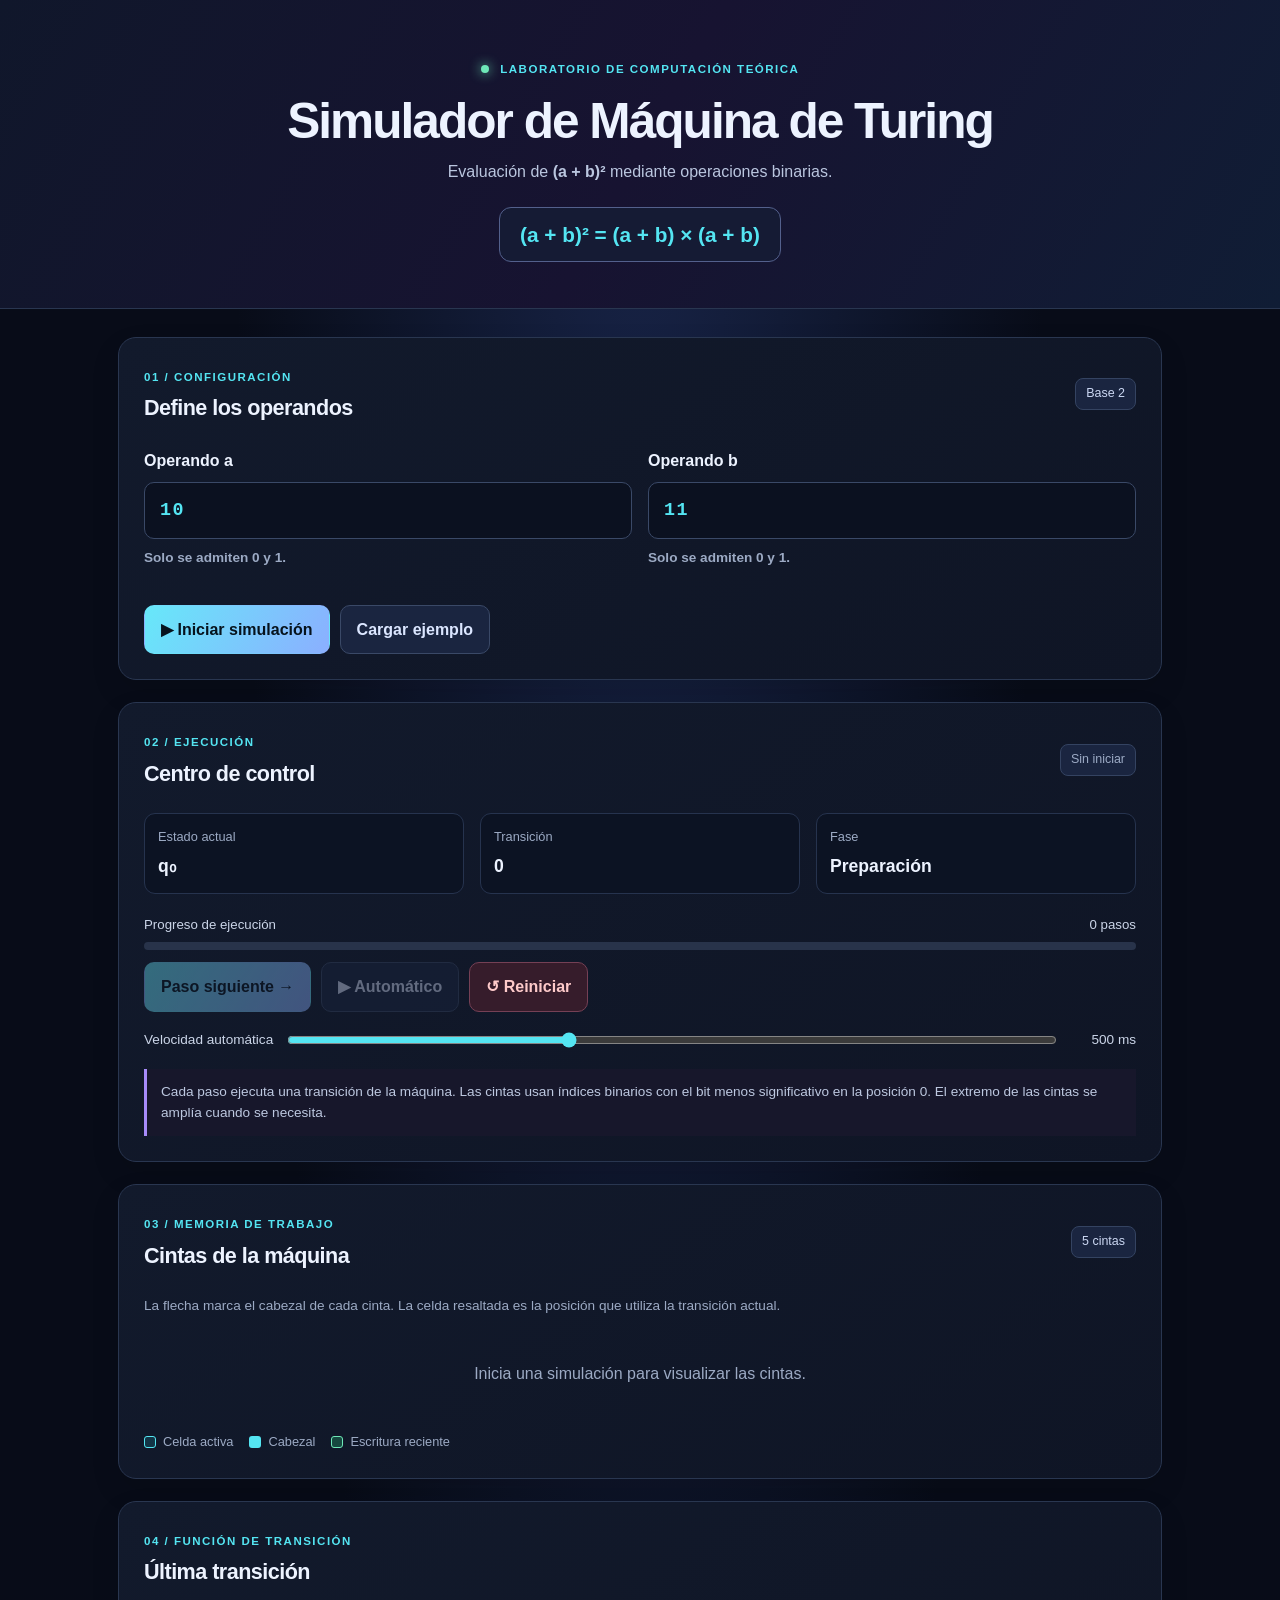
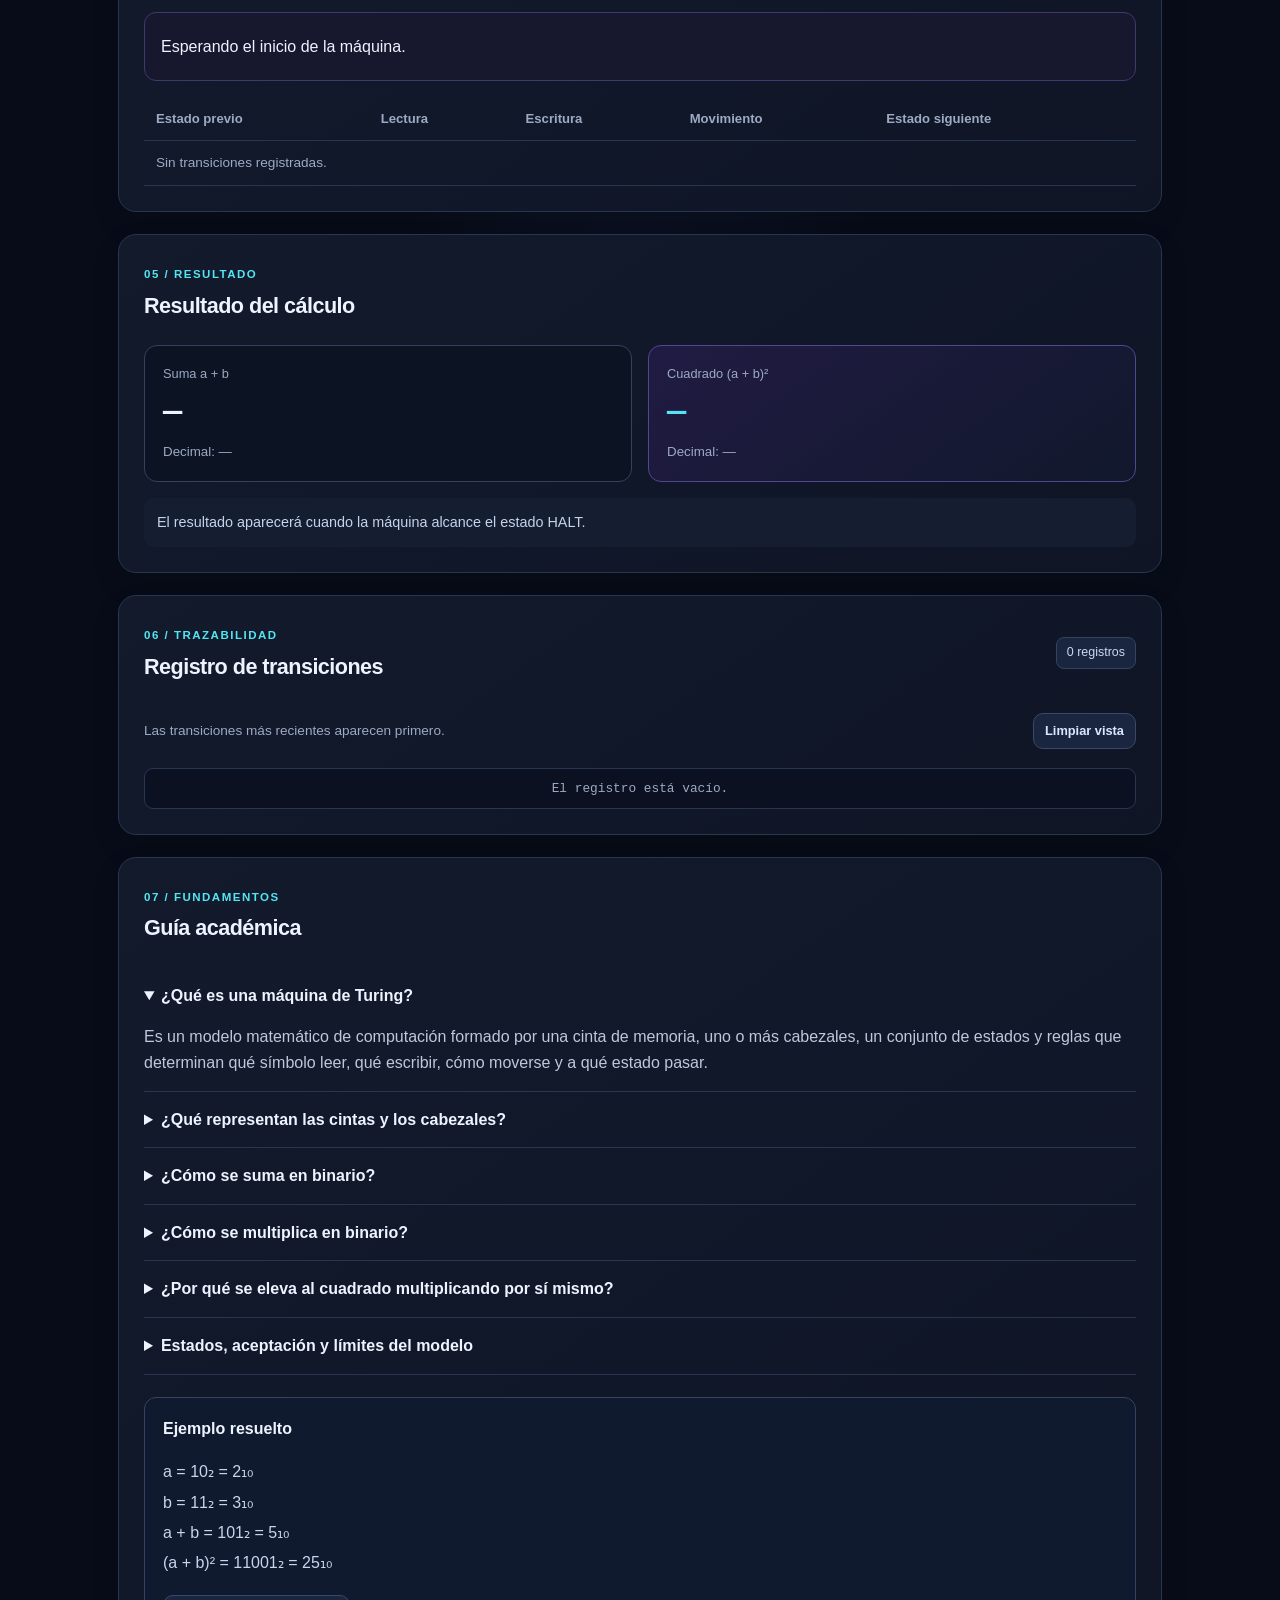
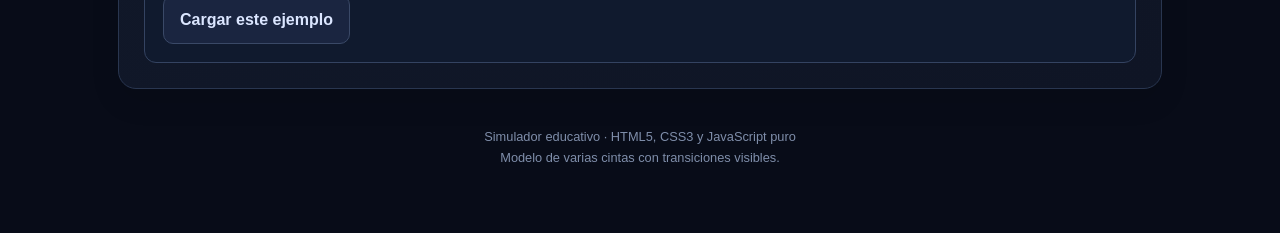
<file: Semestre3/Complejidad/Maquina_de_Turing/index.html>
<!DOCTYPE html>
<html lang="es">
<head>
  <meta charset="UTF-8">
  <meta name="viewport" content="width=device-width, initial-scale=1.0">
  <meta name="theme-color" content="#0b1020">
  <title>Máquina de Turing | (a+b)²</title>
  <link rel="stylesheet" href="styles.css">
  <script src="script.js" defer></script>
</head>
<body>
  <header class="hero">
    <div class="hero-inner">
      <div class="eyebrow"><span class="status-dot"></span> LABORATORIO DE COMPUTACIÓN TEÓRICA</div>
      <h1>Simulador de Máquina de Turing</h1>
      <p class="subtitle">Evaluación de <strong>(a + b)²</strong> mediante operaciones binarias.</p>
      <div class="formula">(a + b)² = (a + b) × (a + b)</div>
    </div>
  </header>

  <main class="container">
    <section class="panel" aria-labelledby="input-title">
      <div class="section-heading">
        <div>
          <span class="eyebrow">01 / CONFIGURACIÓN</span>
          <h2 id="input-title">Define los operandos</h2>
        </div>
        <span class="tag">Base 2</span>
      </div>

      <form id="input-form" novalidate>
        <div class="input-grid">
          <label class="field">
            <span>Operando a</span>
            <input id="input-a" name="a" type="text" value="10"
              inputmode="numeric" autocomplete="off" spellcheck="false"
              maxlength="64" placeholder="Ej. 10" aria-describedby="hint-a">
            <small id="hint-a">Solo se admiten 0 y 1.</small>
          </label>
          <label class="field">
            <span>Operando b</span>
            <input id="input-b" name="b" type="text" value="11"
              inputmode="numeric" autocomplete="off" spellcheck="false"
              maxlength="64" placeholder="Ej. 11" aria-describedby="hint-b">
            <small id="hint-b">Solo se admiten 0 y 1.</small>
          </label>
        </div>
        <div id="validation" class="validation" role="alert" aria-live="polite"></div>
        <div class="actions">
          <button class="btn btn-primary" type="submit" id="start-btn">
            ▶ Iniciar simulación
          </button>
          <button class="btn btn-secondary" type="button" id="example-btn">
            Cargar ejemplo
          </button>
        </div>
      </form>
    </section>

    <section class="panel" aria-labelledby="machine-title">
      <div class="section-heading">
        <div>
          <span class="eyebrow">02 / EJECUCIÓN</span>
          <h2 id="machine-title">Centro de control</h2>
        </div>
        <span id="machine-status" class="tag tag-idle">Sin iniciar</span>
      </div>

      <div class="state-grid">
        <div class="metric">
          <span>Estado actual</span>
          <strong id="current-state">q₀</strong>
        </div>
        <div class="metric">
          <span>Transición</span>
          <strong id="step-count">0</strong>
        </div>
        <div class="metric">
          <span>Fase</span>
          <strong id="current-phase">Preparación</strong>
        </div>
      </div>

      <div class="progress-label">
        <span>Progreso de ejecución</span>
        <span id="progress-text">0 pasos</span>
      </div>
      <div class="progress-track">
        <div id="progress-bar" class="progress-bar"></div>
      </div>

      <div class="controls">
        <button id="next-btn" class="btn btn-primary" type="button" disabled>
          Paso siguiente →
        </button>
        <button id="auto-btn" class="btn btn-secondary" type="button" disabled>
          ▶ Automático
        </button>
        <button id="reset-btn" class="btn btn-danger" type="button">
          ↺ Reiniciar
        </button>
      </div>

      <div class="speed-control">
        <label for="speed">Velocidad automática</label>
        <input id="speed" type="range" min="100" max="1200"
          value="500" step="100">
        <output id="speed-value" for="speed">500 ms</output>
      </div>

      <div class="machine-note">
        Cada paso ejecuta una transición de la máquina. Las cintas usan
        índices binarios con el bit menos significativo en la posición 0.
        El extremo de las cintas se amplía cuando se necesita.
      </div>
    </section>

    <section class="panel" aria-labelledby="tapes-title">
      <div class="section-heading">
        <div>
          <span class="eyebrow">03 / MEMORIA DE TRABAJO</span>
          <h2 id="tapes-title">Cintas de la máquina</h2>
        </div>
        <span class="tag">5 cintas</span>
      </div>

      <p class="muted">
        La flecha marca el cabezal de cada cinta. La celda resaltada es la
        posición que utiliza la transición actual.
      </p>
      <div id="tapes" class="tapes">
        <p class="empty-state">Inicia una simulación para visualizar las cintas.</p>
      </div>
      <div class="legend">
        <span><i class="legend-active"></i> Celda activa</span>
        <span><i class="legend-head"></i> Cabezal</span>
        <span><i class="legend-written"></i> Escritura reciente</span>
      </div>
    </section>

    <section class="panel" aria-labelledby="transition-title">
      <div class="section-heading">
        <div>
          <span class="eyebrow">04 / FUNCIÓN DE TRANSICIÓN</span>
          <h2 id="transition-title">Última transición</h2>
        </div>
      </div>
      <div id="transition-detail" class="transition-card" aria-live="polite">
        <p>Esperando el inicio de la máquina.</p>
      </div>
      <div class="table-wrap">
        <table>
          <thead>
            <tr>
              <th>Estado previo</th>
              <th>Lectura</th>
              <th>Escritura</th>
              <th>Movimiento</th>
              <th>Estado siguiente</th>
            </tr>
          </thead>
          <tbody id="transition-row">
            <tr><td colspan="5" class="muted">Sin transiciones registradas.</td></tr>
          </tbody>
        </table>
      </div>
    </section>

    <section class="panel" aria-labelledby="result-title">
      <div class="section-heading">
        <div>
          <span class="eyebrow">05 / RESULTADO</span>
          <h2 id="result-title">Resultado del cálculo</h2>
        </div>
      </div>
      <div class="result-grid">
        <div class="result-card">
          <span>Suma a + b</span>
          <strong id="sum-result">—</strong>
          <small id="sum-decimal">Decimal: —</small>
        </div>
        <div class="result-card result-highlight">
          <span>Cuadrado (a + b)²</span>
          <strong id="final-result">—</strong>
          <small id="final-decimal">Decimal: —</small>
        </div>
      </div>
      <div id="completion-message" class="completion-message" aria-live="polite">
        El resultado aparecerá cuando la máquina alcance el estado HALT.
      </div>
    </section>

    <section class="panel" aria-labelledby="log-title">
      <div class="section-heading">
        <div>
          <span class="eyebrow">06 / TRAZABILIDAD</span>
          <h2 id="log-title">Registro de transiciones</h2>
        </div>
        <span id="log-count" class="tag">0 registros</span>
      </div>
      <div class="log-toolbar">
        <p class="muted">Las transiciones más recientes aparecen primero.</p>
        <button id="clear-log-btn" type="button" class="btn btn-small btn-secondary">
          Limpiar vista
        </button>
      </div>
      <ol id="transition-log" class="transition-log">
        <li class="empty-state">El registro está vacío.</li>
      </ol>
    </section>

    <section class="panel" aria-labelledby="theory-title">
      <div class="section-heading">
        <div>
          <span class="eyebrow">07 / FUNDAMENTOS</span>
          <h2 id="theory-title">Guía académica</h2>
        </div>
      </div>

      <details open>
        <summary>¿Qué es una máquina de Turing?</summary>
        <p>
          Es un modelo matemático de computación formado por una cinta de
          memoria, uno o más cabezales, un conjunto de estados y reglas que
          determinan qué símbolo leer, qué escribir, cómo moverse y a qué
          estado pasar.
        </p>
      </details>

      <details>
        <summary>¿Qué representan las cintas y los cabezales?</summary>
        <p>
          Las cintas almacenan símbolos del alfabeto. Los cabezales señalan
          las celdas utilizadas en cada transición. En esta máquina de varias
          cintas se separan los operandos, la suma, el producto acumulado y
          el producto parcial. La cinta se expande al acceder a posiciones
          nuevas.
        </p>
      </details>

      <details>
        <summary>¿Cómo se suma en binario?</summary>
        <p>
          Se recorren los bits desde la derecha. Para cada posición se
          consideran los bits de ambos operandos y el acarreo anterior.
          La suma de tres bits se representa mediante un bit de resultado
          y un nuevo acarreo. Por ejemplo, 1 + 1 = 10 en binario.
        </p>
      </details>

      <details>
        <summary>¿Cómo se multiplica en binario?</summary>
        <p>
          Se procesa cada bit del multiplicador. Un bit 0 produce un producto
          parcial nulo; un bit 1 copia el multiplicando. Cada producto
          parcial se desplaza según su posición y se suma al acumulador.
          La suma utiliza reglas de bits y acarreo.
        </p>
      </details>

      <details>
        <summary>¿Por qué se eleva al cuadrado multiplicando por sí mismo?</summary>
        <p>
          Por definición, x² = x × x. Primero se calcula s = a + b y después
          se calcula s × s. Por ejemplo: a = 10₂ y b = 11₂; la suma es
          101₂ y su cuadrado es 11001₂, que equivale a 25 en decimal.
        </p>
      </details>

      <details>
        <summary>Estados, aceptación y límites del modelo</summary>
        <p>
          Los estados identifican la fase y la operación en curso. HALT es
          el estado de aceptación: se alcanza únicamente cuando se han
          procesado todos los bits y se ha terminado la multiplicación.
          Un límite de pasos evita ejecuciones excesivamente largas.
        </p>
        <p>
          Este proyecto es una máquina de Turing de varias cintas a nivel
          de microprograma educativo. Cada transición actualiza símbolos,
          cabezales y estado, pero algunas rutinas se representan mediante
          subestados especializados. No pretende ser una tabla mínima
          universal de una sola cinta.
        </p>
      </details>

      <div class="example-box">
        <strong>Ejemplo resuelto</strong>
        <p>
          a = 10₂ = 2₁₀<br>
          b = 11₂ = 3₁₀<br>
          a + b = 101₂ = 5₁₀<br>
          (a + b)² = 11001₂ = 25₁₀
        </p>
        <button id="load-example-bottom" class="btn btn-secondary" type="button">
          Cargar este ejemplo
        </button>
      </div>
    </section>

    <footer class="footer">
      Simulador educativo · HTML5, CSS3 y JavaScript puro
      <br>Modelo de varias cintas con transiciones visibles.
    </footer>
  </main>
</body>
</html>
</file>
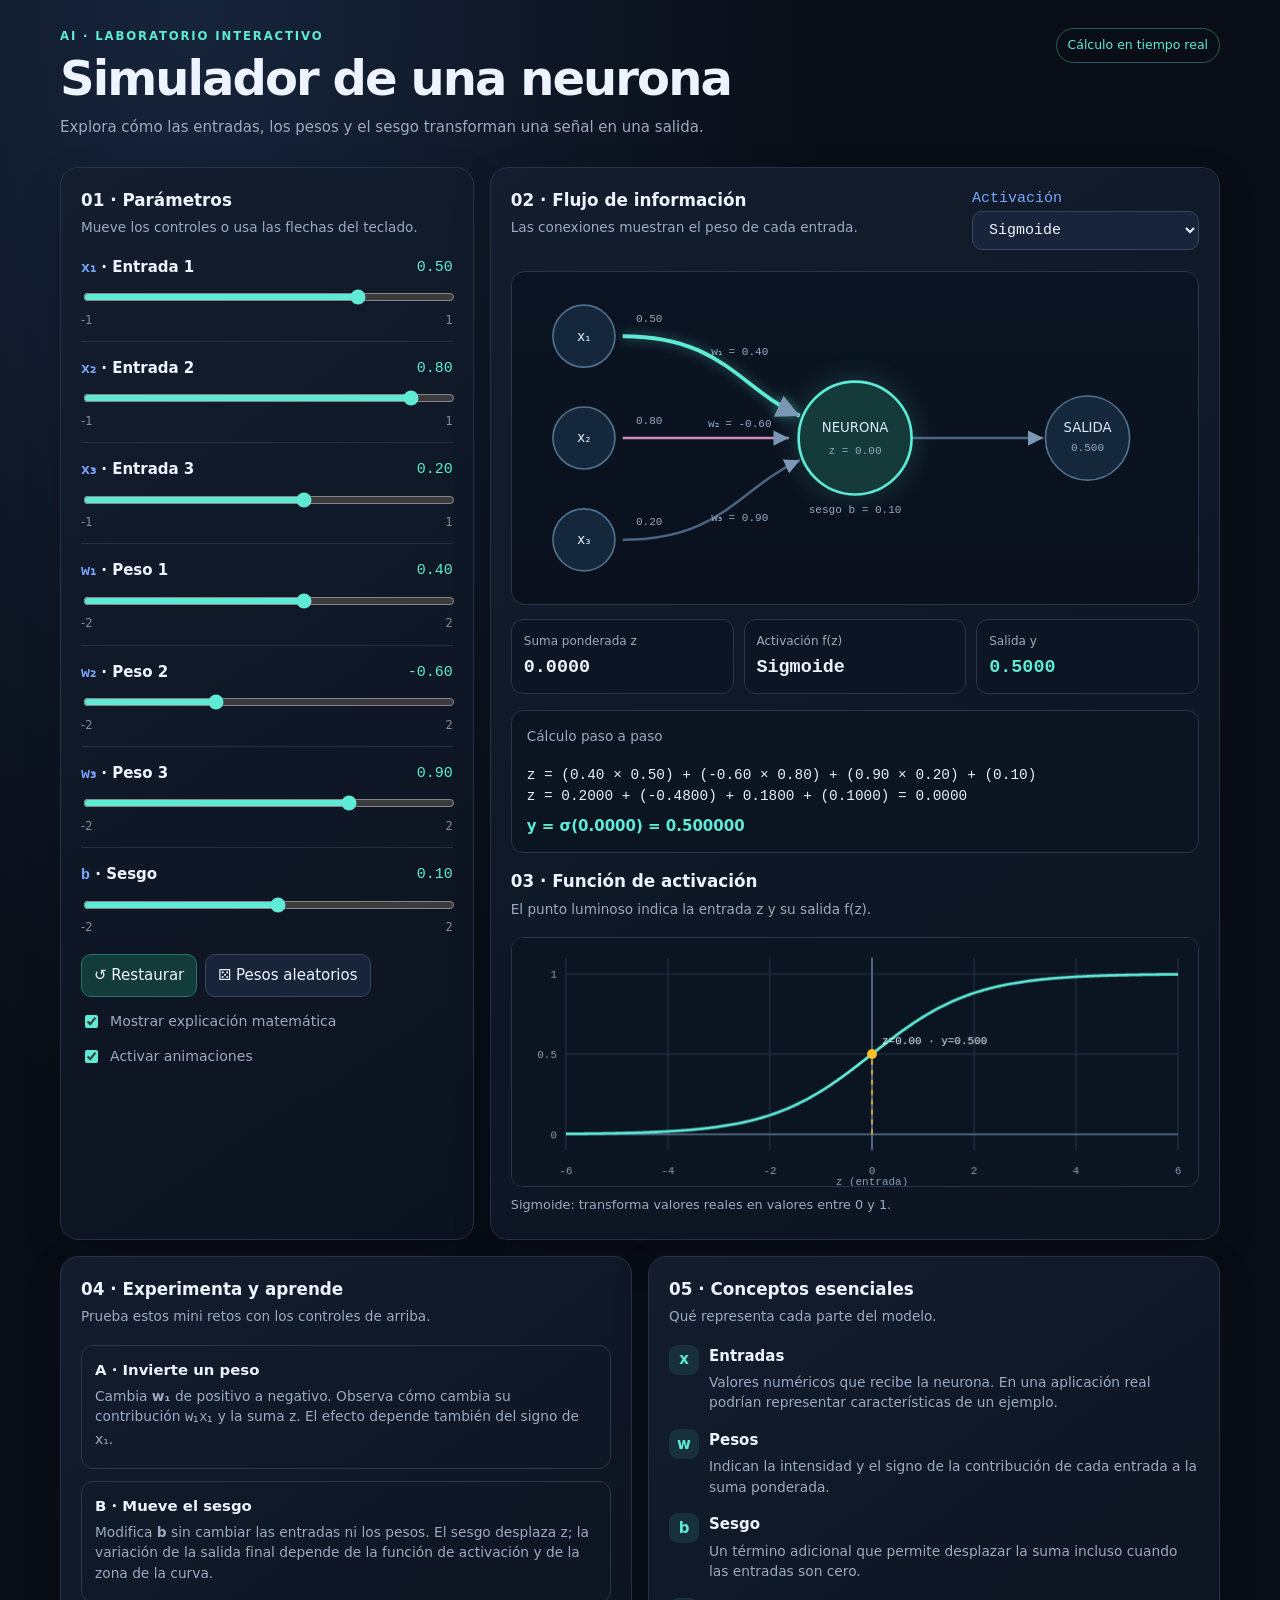
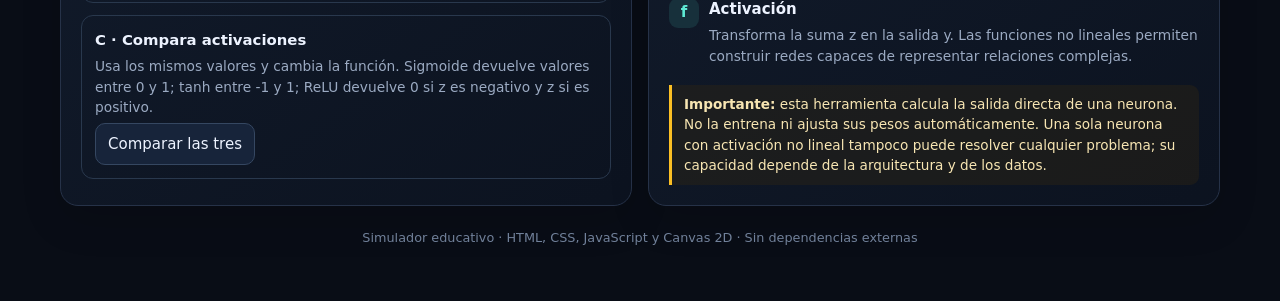
<file: Semestre3/Complejidad/Neurona/index.html>
<!DOCTYPE html>
<html lang="es">
<head>
<meta charset="UTF-8">
<meta name="viewport" content="width=device-width, initial-scale=1">
<title>Laboratorio neuronal · Simulador</title>
<style>
:root{color-scheme:dark;--bg:#090d16;--panel:#111827;--panel2:#0c1321;--line:#263248;--text:#edf3ff;--muted:#9baac2;--cyan:#5eead4;--blue:#7aa7ff;--pink:#f0abfc;--amber:#fbbf24;--good:#86efac}
*{box-sizing:border-box}
body{margin:0;background:radial-gradient(ellipse at 15% 0%,#16243b 0,transparent 42%),var(--bg);color:var(--text);font:15px/1.5 ui-sans-serif,system-ui,-apple-system,BlinkMacSystemFont,"Segoe UI",sans-serif}
main{max-width:1200px;margin:auto;padding:28px 20px 54px}
header{display:flex;align-items:flex-start;justify-content:space-between;gap:18px;margin-bottom:24px}
.eyebrow{color:var(--cyan);text-transform:uppercase;letter-spacing:.16em;font-size:.73rem;font-weight:800}
h1{font-size:clamp(1.8rem,4vw,3rem);line-height:1.08;margin:.45rem 0 .7rem;letter-spacing:-.04em}
p{margin:.3rem 0;color:var(--muted)}
.pill{border:1px solid #285c5a;color:var(--cyan);padding:7px 11px;border-radius:999px;font-size:.78rem;white-space:nowrap}
.layout{display:grid;grid-template-columns:minmax(260px,.85fr) minmax(0,1.5fr);gap:16px}
.panel{background:linear-gradient(145deg,rgba(19,29,46,.96),rgba(12,19,32,.96));border:1px solid var(--line);border-radius:18px;padding:20px;box-shadow:0 14px 40px #0002;min-width:0}
.panel h2{font-size:1.05rem;margin:0 0 4px}
.sub{font-size:.85rem;color:var(--muted);margin-bottom:18px}
.controls{display:grid;gap:15px}
.control{border-bottom:1px solid #243047;padding-bottom:12px}
.control:last-child{border-bottom:0;padding-bottom:0}
.control-head{display:flex;align-items:center;justify-content:space-between;gap:12px;margin-bottom:7px}
.control label{font-weight:650}
.symbol{color:var(--blue);font-family:ui-monospace,monospace}
.number{font-variant-numeric:tabular-nums;color:var(--cyan);font-family:ui-monospace,monospace}
input[type=range]{width:100%;accent-color:var(--cyan);cursor:pointer}
.limits{display:flex;justify-content:space-between;color:#7e8da6;font-size:.72rem}
.actions{display:flex;flex-wrap:wrap;gap:8px;margin-top:18px}
button,select{font:inherit;color:var(--text);background:#17243a;border:1px solid #354761;border-radius:10px;padding:9px 12px}
button{cursor:pointer;transition:transform .15s,border-color .15s}
button:hover{border-color:var(--cyan);transform:translateY(-1px)}
button:focus-visible,select:focus-visible,input:focus-visible{outline:2px solid var(--cyan);outline-offset:3px}
button.primary{background:#123b3a;border-color:#28736d}
.toggle{display:flex;align-items:center;gap:9px;color:var(--muted);font-size:.88rem;margin-top:14px}
.toggle input{accent-color:var(--cyan)}
.visual-head{display:flex;align-items:flex-start;justify-content:space-between;gap:12px;flex-wrap:wrap}
select{min-width:145px}
.diagram-wrap{border:1px solid #26364c;background:linear-gradient(180deg,#0b1422,#0a111d);border-radius:14px;overflow:hidden;margin-top:15px}
svg{width:100%;height:auto;display:block;min-height:220px}
.wire{stroke:#4b6482;stroke-width:2.3;fill:none;transition:stroke .2s,opacity .2s}
.wire.negative{stroke:#d18bba}
.wire.active{stroke:var(--cyan);stroke-width:3.5;filter:drop-shadow(0 0 5px #5eead477)}
.node{fill:#14273b;stroke:#50708f;stroke-width:1.5}
.neuron{fill:#143b3a;stroke:var(--cyan);stroke-width:2.4;filter:drop-shadow(0 0 12px #5eead433)}
.svg-label{fill:#dce8fa;font-size:12px;font-family:ui-sans-serif,system-ui}
.svg-small{fill:#93a7c3;font-size:10px;font-family:ui-monospace,monospace}
.particle{fill:#fff;stroke:var(--cyan);stroke-width:2;filter:drop-shadow(0 0 5px var(--cyan))}
.stats{display:grid;grid-template-columns:repeat(3,minmax(0,1fr));gap:10px;margin-top:14px}
.stat{background:#0c1523;border:1px solid #27374d;border-radius:12px;padding:12px;min-width:0}
.stat small{display:block;color:var(--muted);font-size:.75rem;margin-bottom:4px}
.stat strong{font-size:1.15rem;font-family:ui-monospace,monospace;overflow-wrap:anywhere}
.stat.accent strong{color:var(--cyan)}
.math{margin-top:16px;background:#0b1421;border:1px solid #26364c;border-radius:12px;padding:15px;overflow-wrap:anywhere}
.math .formula{font-family:ui-monospace,SFMono-Regular,Menlo,monospace;color:#e3efff;font-size:.9rem}
.math .result{color:var(--cyan);font-weight:750;margin-top:7px}
.chart-panel{margin-top:16px}
canvas{width:100%;height:250px;display:block;background:#0b1421;border:1px solid #26364c;border-radius:12px}
.chart-note{font-size:.8rem;margin-top:8px}
.lower{display:grid;grid-template-columns:1fr 1fr;gap:16px;margin-top:16px}
.exercises{display:grid;gap:12px}
.exercise{border:1px solid #29384d;border-radius:12px;padding:13px}
.exercise h3{font-size:.93rem;margin:0 0 5px}
.exercise p{font-size:.86rem}
.concepts{display:grid;gap:11px}
.concept{display:grid;grid-template-columns:30px 1fr;gap:10px;align-items:start}
.icon{width:30px;height:30px;display:grid;place-items:center;border-radius:9px;background:#17303b;color:var(--cyan);font-weight:800}
.concept strong{display:block;margin-bottom:2px}
.concept p{font-size:.86rem}
.notice{margin-top:14px;border-left:3px solid var(--amber);padding:9px 12px;background:#30261366;border-radius:0 9px 9px 0;color:#f8e6b3;font-size:.85rem}
.hidden{display:none!important}
footer{text-align:center;color:#71819a;font-size:.8rem;margin-top:22px}
@media(max-width:820px){.layout,.lower{grid-template-columns:1fr}header{display:block}.pill{display:inline-block;margin-top:8px}.stats{grid-template-columns:repeat(3,minmax(0,1fr))}}
@media(max-width:440px){main{padding:20px 12px 36px}.panel{padding:15px}.stats{grid-template-columns:1fr}.stat{display:flex;justify-content:space-between;align-items:center}.stat small{margin:0}.visual-head{display:block}.visual-head select{margin-top:10px;width:100%}svg{min-height:190px}}
@media(prefers-reduced-motion:reduce){*,*::before,*::after{scroll-behavior:auto!important;transition:none!important;animation:none!important}}
</style>
</head>
<body>
<main>
<header>
  <div><div class="eyebrow">AI · laboratorio interactivo</div><h1>Simulador de una neurona</h1><p>Explora cómo las entradas, los pesos y el sesgo transforman una señal en una salida.</p></div>
  <span class="pill">Cálculo en tiempo real</span>
</header>

<div class="layout">
<section class="panel" aria-labelledby="controlsTitle">
  <h2 id="controlsTitle">01 · Parámetros</h2>
  <div class="sub">Mueve los controles o usa las flechas del teclado.</div>
  <div class="controls" id="controls">
    <div class="control"><div class="control-head"><label for="x1"><span class="symbol">x₁</span> · Entrada 1</label><output class="number" id="x1Out">0.50</output></div><input id="x1" type="range" min="-1" max="1" step=".05" value=".5"><div class="limits"><span>-1</span><span>1</span></div></div>
    <div class="control"><div class="control-head"><label for="x2"><span class="symbol">x₂</span> · Entrada 2</label><output class="number" id="x2Out">0.80</output></div><input id="x2" type="range" min="-1" max="1" step=".05" value=".8"><div class="limits"><span>-1</span><span>1</span></div></div>
    <div class="control"><div class="control-head"><label for="x3"><span class="symbol">x₃</span> · Entrada 3</label><output class="number" id="x3Out">0.20</output></div><input id="x3" type="range" min="-1" max="1" step=".05" value=".2"><div class="limits"><span>-1</span><span>1</span></div></div>
    <div class="control"><div class="control-head"><label for="w1"><span class="symbol">w₁</span> · Peso 1</label><output class="number" id="w1Out">0.40</output></div><input id="w1" type="range" min="-2" max="2" step=".05" value=".4"><div class="limits"><span>-2</span><span>2</span></div></div>
    <div class="control"><div class="control-head"><label for="w2"><span class="symbol">w₂</span> · Peso 2</label><output class="number" id="w2Out">-0.60</output></div><input id="w2" type="range" min="-2" max="2" step=".05" value="-.6"><div class="limits"><span>-2</span><span>2</span></div></div>
    <div class="control"><div class="control-head"><label for="w3"><span class="symbol">w₃</span> · Peso 3</label><output class="number" id="w3Out">0.90</output></div><input id="w3" type="range" min="-2" max="2" step=".05" value=".9"><div class="limits"><span>-2</span><span>2</span></div></div>
    <div class="control"><div class="control-head"><label for="b"><span class="symbol">b</span> · Sesgo</label><output class="number" id="bOut">0.10</output></div><input id="b" type="range" min="-2" max="2" step=".05" value=".1"><div class="limits"><span>-2</span><span>2</span></div></div>
  </div>
  <div class="actions"><button class="primary" id="reset">↺ Restaurar</button><button id="random">⚄ Pesos aleatorios</button></div>
  <label class="toggle"><input id="showMath" type="checkbox" checked> Mostrar explicación matemática</label>
  <label class="toggle"><input id="animations" type="checkbox" checked> Activar animaciones</label>
</section>

<section class="panel" aria-labelledby="visualTitle">
  <div class="visual-head"><div><h2 id="visualTitle">02 · Flujo de información</h2><div class="sub">Las conexiones muestran el peso de cada entrada.</div></div>
    <label for="activation" class="symbol">Activación<br><select id="activation" aria-label="Función de activación"><option value="sigmoid">Sigmoide</option><option value="relu">ReLU</option><option value="tanh">Tangente hiperbólica</option></select></label>
  </div>
  <div class="diagram-wrap">
  <svg viewBox="0 0 620 300" role="img" aria-label="Diagrama de tres entradas conectadas a una neurona y una salida">
    <defs><marker id="arrow" markerWidth="8" markerHeight="8" refX="6" refY="3" orient="auto"><path d="M0,0 L6,3 L0,6 Z" fill="#7c96b5"/></marker></defs>
    <path id="wire1" class="wire" marker-end="url(#arrow)" d="M100 58 C190 58 205 105 260 130"/>
    <path id="wire2" class="wire" marker-end="url(#arrow)" d="M100 150 L250 150"/>
    <path id="wire3" class="wire" marker-end="url(#arrow)" d="M100 242 C190 242 205 195 260 170"/>
    <path class="wire" marker-end="url(#arrow)" d="M360 150 L480 150"/>
    <circle class="node" cx="65" cy="58" r="28"/><circle class="node" cx="65" cy="150" r="28"/><circle class="node" cx="65" cy="242" r="28"/>
    <text class="svg-label" x="65" y="62" text-anchor="middle">x₁</text><text class="svg-label" x="65" y="154" text-anchor="middle">x₂</text><text class="svg-label" x="65" y="246" text-anchor="middle">x₃</text>
    <text id="svgX1" class="svg-small" x="112" y="45">0.50</text><text id="svgX2" class="svg-small" x="112" y="137">0.80</text><text id="svgX3" class="svg-small" x="112" y="229">0.20</text>
    <text id="svgW1" class="svg-small" x="180" y="75">w₁ = 0.40</text><text id="svgW2" class="svg-small" x="177" y="140">w₂ = -0.60</text><text id="svgW3" class="svg-small" x="180" y="225">w₃ = 0.90</text>
    <circle class="neuron" cx="310" cy="150" r="51"/><text class="svg-label" x="310" y="145" text-anchor="middle">NEURONA</text><text id="svgZ" class="svg-small" x="310" y="164" text-anchor="middle">z = 0.15</text>
    <text class="svg-small" x="310" y="218" text-anchor="middle">sesgo b = <tspan id="svgB">0.10</tspan></text>
    <circle class="node" cx="520" cy="150" r="38"/><text class="svg-label" x="520" y="145" text-anchor="middle">SALIDA</text><text id="svgY" class="svg-small" x="520" y="162" text-anchor="middle">0.54</text>
    <circle id="particle" class="particle" cx="65" cy="58" r="5" opacity="0"/>
  </svg></div>
  <div class="stats">
    <div class="stat"><small>Suma ponderada z</small><strong id="zValue">0.15</strong></div>
    <div class="stat"><small>Activación f(z)</small><strong id="activationName">Sigmoide</strong></div>
    <div class="stat accent"><small>Salida y</small><strong id="yValue">0.5374</strong></div>
  </div>
  <div class="math" id="mathPanel">
    <div class="sub">Cálculo paso a paso</div>
    <div class="formula" id="products"></div>
    <div class="formula" id="sumLine"></div>
    <div class="result" id="resultLine"></div>
  </div>
  <div class="chart-panel">
    <h2>03 · Función de activación</h2><div class="sub">El punto luminoso indica la entrada z y su salida f(z).</div>
    <canvas id="chart" width="900" height="400" role="img" aria-label="Gráfica de la función de activación seleccionada"></canvas>
    <p class="chart-note" id="chartNote">Sigmoide: transforma valores reales en valores entre 0 y 1.</p>
  </div>
</section>
</div>

<div class="lower">
<section class="panel">
  <h2>04 · Experimenta y aprende</h2><div class="sub">Prueba estos mini retos con los controles de arriba.</div>
  <div class="exercises">
    <article class="exercise"><h3>A · Invierte un peso</h3><p>Cambia <b>w₁</b> de positivo a negativo. Observa cómo cambia su contribución <code>w₁x₁</code> y la suma z. El efecto depende también del signo de x₁.</p></article>
    <article class="exercise"><h3>B · Mueve el sesgo</h3><p>Modifica <b>b</b> sin cambiar las entradas ni los pesos. El sesgo desplaza z; la variación de la salida final depende de la función de activación y de la zona de la curva.</p></article>
    <article class="exercise"><h3>C · Compara activaciones</h3><p>Usa los mismos valores y cambia la función. Sigmoide devuelve valores entre 0 y 1; tanh entre -1 y 1; ReLU devuelve 0 si z es negativo y z si es positivo.</p><button id="compare">Comparar las tres</button><div id="comparison" class="math hidden" aria-live="polite"></div></article>
  </div>
</section>
<section class="panel">
  <h2>05 · Conceptos esenciales</h2><div class="sub">Qué representa cada parte del modelo.</div>
  <div class="concepts">
    <div class="concept"><span class="icon">x</span><div><strong>Entradas</strong><p>Valores numéricos que recibe la neurona. En una aplicación real podrían representar características de un ejemplo.</p></div></div>
    <div class="concept"><span class="icon">w</span><div><strong>Pesos</strong><p>Indican la intensidad y el signo de la contribución de cada entrada a la suma ponderada.</p></div></div>
    <div class="concept"><span class="icon">b</span><div><strong>Sesgo</strong><p>Un término adicional que permite desplazar la suma incluso cuando las entradas son cero.</p></div></div>
    <div class="concept"><span class="icon">f</span><div><strong>Activación</strong><p>Transforma la suma z en la salida y. Las funciones no lineales permiten construir redes capaces de representar relaciones complejas.</p></div></div>
  </div>
  <div class="notice"><b>Importante:</b> esta herramienta calcula la salida directa de una neurona. No la entrena ni ajusta sus pesos automáticamente. Una sola neurona con activación no lineal tampoco puede resolver cualquier problema; su capacidad depende de la arquitectura y de los datos.</div>
</section>
</div>
<footer>Simulador educativo · HTML, CSS, JavaScript y Canvas 2D · Sin dependencias externas</footer>
</main>
<script>
(() => {
  "use strict";
  const $ = (id) => document.getElementById(id);
  const ids = ["x1","x2","x3","w1","w2","w3","b"];
  const initial = {x1:.5,x2:.8,x3:.2,w1:.4,w2:-.6,w3:.9,b:.1};
  const names = {sigmoid:"Sigmoide",relu:"ReLU",tanh:"Tangente hiperbólica"};
  const descriptions = {
    sigmoid:"Sigmoide: transforma valores reales en valores entre 0 y 1.",
    relu:"ReLU: devuelve 0 para z negativo y conserva z para z positivo.",
    tanh:"Tangente hiperbólica: transforma valores reales en valores entre -1 y 1."
  };
  let animationFrame = 0;
  let lastChanged = "x1";
  let animEnabled = true;
  let showMath = true;
  let comparisonShown = false;

  const fmt = (n, digits=2) => {
    if (!Number.isFinite(n)) return "—";
    return n.toFixed(digits).replace("-0.00","0.00");
  };
  const activation = (z, kind) => {
    if (kind === "relu") return Math.max(0,z);
    if (kind === "tanh") return Math.tanh(z);
    // Rama estable para evitar overflow con valores muy negativos.
    if (z >= 0) return 1 / (1 + Math.exp(-z));
    const e = Math.exp(z);
    return e / (1 + e);
  };
  function readState() {
    const s = {};
    ids.forEach(id => { const n = Number($(id).value); s[id] = Number.isFinite(n) ? n : 0; });
    return s;
  }
  function calculate(s, kind) {
    const terms = [s.w1*s.x1,s.w2*s.x2,s.w3*s.x3];
    const z = terms.reduce((sum,n)=>sum+n, s.b);
    return {terms,z,y:activation(z,kind)};
  }
  function updateText(s, c, kind) {
    ids.forEach(id => { $(id+"Out").textContent = fmt(s[id]); });
    ["x1","x2","x3"].forEach((id,i)=>$("svg"+id.toUpperCase()).textContent = fmt(s[id]));
    ["w1","w2","w3"].forEach((id,i)=>$("svgW"+(i+1)).textContent = `w${["₁","₂","₃"][i]} = ${fmt(s[id])}`);
    $("svgB").textContent = fmt(s.b);
    $("svgZ").textContent = "z = "+fmt(c.z);
    $("svgY").textContent = fmt(c.y,3);
    $("zValue").textContent = fmt(c.z,4);
    $("activationName").textContent = names[kind];
    $("yValue").textContent = fmt(c.y,4);
    $("products").textContent =
      `z = (${fmt(s.w1)} × ${fmt(s.x1)}) + (${fmt(s.w2)} × ${fmt(s.x2)}) + (${fmt(s.w3)} × ${fmt(s.x3)}) + (${fmt(s.b)})`;
    $("sumLine").textContent =
      `z = ${fmt(c.terms[0],4)} + (${fmt(c.terms[1],4)}) + ${fmt(c.terms[2],4)} + (${fmt(s.b,4)}) = ${fmt(c.z,4)}`;
    $("resultLine").textContent = `y = ${kind==="sigmoid"?"σ":kind==="relu"?"ReLU":"tanh"}(${fmt(c.z,4)}) = ${fmt(c.y,6)}`;
    $("chartNote").textContent = descriptions[kind];
    $("mathPanel").classList.toggle("hidden",!showMath);
    ["wire1","wire2","wire3"].forEach((id,i)=>{
      const el=$(id);
      el.classList.toggle("negative",s["w"+(i+1)]<0);
      el.classList.toggle("active",lastChanged==="w"+(i+1)||lastChanged==="x"+(i+1));
    });
    if (comparisonShown) renderComparison(s);
  }
  function drawChart(z, kind, y) {
    const canvas=$("chart"), ctx=canvas.getContext("2d");
    if(!ctx) return;
    const rect=canvas.getBoundingClientRect();
    const dpr=Math.min(window.devicePixelRatio||1,2);
    const width=Math.max(300,Math.round(rect.width*dpr)), height=Math.max(200,Math.round(250*dpr));
    if(canvas.width!==width||canvas.height!==height){canvas.width=width;canvas.height=height;}
    const w=canvas.width,h=canvas.height;
    ctx.clearRect(0,0,w,h);
    ctx.fillStyle="#0b1421";ctx.fillRect(0,0,w,h);
    const pad={l:54*dpr,r:20*dpr,t:20*dpr,b:36*dpr};
    const xmin=-6,xmax=6;
    let ymin,ymax;
    if(kind==="sigmoid"){ymin=-.1;ymax=1.1;}
    else if(kind==="tanh"){ymin=-1.2;ymax=1.2;}
    else {ymin=-.5;ymax=6.5;}
    const X=x=>pad.l+(x-xmin)/(xmax-xmin)*(w-pad.l-pad.r);
    const Y=v=>h-pad.b-(v-ymin)/(ymax-ymin)*(h-pad.t-pad.b);
    ctx.font=`${11*dpr}px ui-monospace, monospace`;
    ctx.lineWidth=1*dpr;ctx.strokeStyle="#26364c";ctx.fillStyle="#8da0ba";
    for(let i=0;i<=6;i++){
      const xv=-6+i*2, xx=X(xv);
      ctx.beginPath();ctx.moveTo(xx,pad.t);ctx.lineTo(xx,h-pad.b);ctx.stroke();
      ctx.textAlign="center";ctx.fillText(String(xv),xx,h-12*dpr);
    }
    const yTicks=kind==="sigmoid"?[0,.5,1]:kind==="tanh"?[-1,0,1]:[0,2,4,6];
    yTicks.forEach(v=>{const yy=Y(v);ctx.beginPath();ctx.moveTo(pad.l,yy);ctx.lineTo(w-pad.r,yy);ctx.stroke();ctx.textAlign="right";ctx.fillText(String(v),pad.l-9*dpr,yy+4*dpr);});
    ctx.strokeStyle="#6b819f";ctx.lineWidth=1.4*dpr;
    if(ymin<=0&&ymax>=0){ctx.beginPath();ctx.moveTo(pad.l,Y(0));ctx.lineTo(w-pad.r,Y(0));ctx.stroke();}
    ctx.beginPath();ctx.moveTo(X(0),pad.t);ctx.lineTo(X(0),h-pad.b);ctx.stroke();
    ctx.strokeStyle="#5eead4";ctx.lineWidth=2.8*dpr;ctx.beginPath();
    let started=false;
    for(let i=0;i<=400;i++){
      const xv=xmin+(xmax-xmin)*i/400;
      const val=activation(xv,kind);
      if(!started){ctx.moveTo(X(xv),Y(val));started=true;}else ctx.lineTo(X(xv),Y(val));
    }
    ctx.stroke();
    const zx=Math.max(xmin,Math.min(xmax,z)), zy=activation(zx,kind);
    ctx.setLineDash([5*dpr,5*dpr]);ctx.strokeStyle="#fbbf24";ctx.lineWidth=1.4*dpr;
    ctx.beginPath();ctx.moveTo(X(zx),Y(0));ctx.lineTo(X(zx),Y(zy));ctx.stroke();
    ctx.beginPath();ctx.moveTo(X(0),Y(zy));ctx.lineTo(X(zx),Y(zy));ctx.stroke();ctx.setLineDash([]);
    ctx.fillStyle="#fbbf24";ctx.beginPath();ctx.arc(X(zx),Y(zy),5*dpr,0,Math.PI*2);ctx.fill();
    ctx.fillStyle="#edf3ff";ctx.textAlign="left";
    ctx.fillText(`z=${fmt(z,2)} · y=${fmt(y,3)}`,Math.min(X(zx)+10*dpr,w-170*dpr),Math.max(pad.t+12*dpr,Y(zy)-10*dpr));
    ctx.fillStyle="#8da0ba";ctx.textAlign="center";ctx.fillText("z (entrada)",(pad.l+w-pad.r)/2,h-1*dpr);
  }
  function animateFlow(s) {
    if(!animEnabled || window.matchMedia("(prefers-reduced-motion: reduce)").matches) {
      $("particle").setAttribute("opacity","0"); return;
    }
    cancelAnimationFrame(animationFrame);
    const paths=[$("wire1"),$("wire2"),$("wire3")];
    const chosen=lastChanged.match(/[123]/);
    const path=paths[chosen?Number(chosen[0])-1:0];
    const particle=$("particle");
    const len=path.getTotalLength();
    const start=performance.now(), duration=520;
    function step(now){
      const t=Math.min(1,(now-start)/duration);
      const p=path.getPointAtLength(len*t);
      particle.setAttribute("cx",p.x);particle.setAttribute("cy",p.y);particle.setAttribute("opacity",String(1-t*.15));
      if(t<1) animationFrame=requestAnimationFrame(step);
      else particle.setAttribute("opacity","0");
    }
    animationFrame=requestAnimationFrame(step);
  }
  function renderComparison(s) {
    const kind=$("activation").value, c=calculate(s,kind);
    const values=["sigmoid","relu","tanh"].map(k=>`<div><b>${names[k]}</b>: ${fmt(activation(c.z,k),6)}</div>`).join("");
    $("comparison").innerHTML=`<div class="sub">Con la misma suma z = ${fmt(c.z,4)}:</div>${values}`;
    $("comparison").classList.remove("hidden");
  }
  function render(changed) {
    if(changed) lastChanged=changed;
    const s=readState(),kind=$("activation").value,c=calculate(s,kind);
    updateText(s,c,kind);drawChart(c.z,kind,c.y);animateFlow(s);
  }
  ids.forEach(id=>$(id).addEventListener("input",()=>render(id)));
  $("activation").addEventListener("change",()=>render());
  $("reset").addEventListener("click",()=>{
    ids.forEach(id=>$(id).value=initial[id]);
    comparisonShown=false;$("comparison").classList.add("hidden");render();
  });
  $("random").addEventListener("click",()=>{
    ["w1","w2","w3","b"].forEach(id=>$(id).value=(Math.round((Math.random()*4-2)*20)/20).toFixed(2));
    render("w1");
  });
  $("showMath").addEventListener("change",e=>{showMath=e.target.checked;$("mathPanel").classList.toggle("hidden",!showMath);});
  $("animations").addEventListener("change",e=>{animEnabled=e.target.checked;if(!animEnabled){cancelAnimationFrame(animationFrame);$("particle").setAttribute("opacity","0");}});
  $("compare").addEventListener("click",()=>{
    comparisonShown=!comparisonShown;
    $("comparison").classList.toggle("hidden",!comparisonShown);
    $("compare").textContent=comparisonShown?"Ocultar comparación":"Comparar las tres";
    if(comparisonShown)renderComparison(readState());
  });
  window.addEventListener("resize",()=>{const s=readState(),kind=$("activation").value,c=calculate(s,kind);drawChart(c.z,kind,c.y);});
  render();
})();
</script>
</body>
</html>
</file>
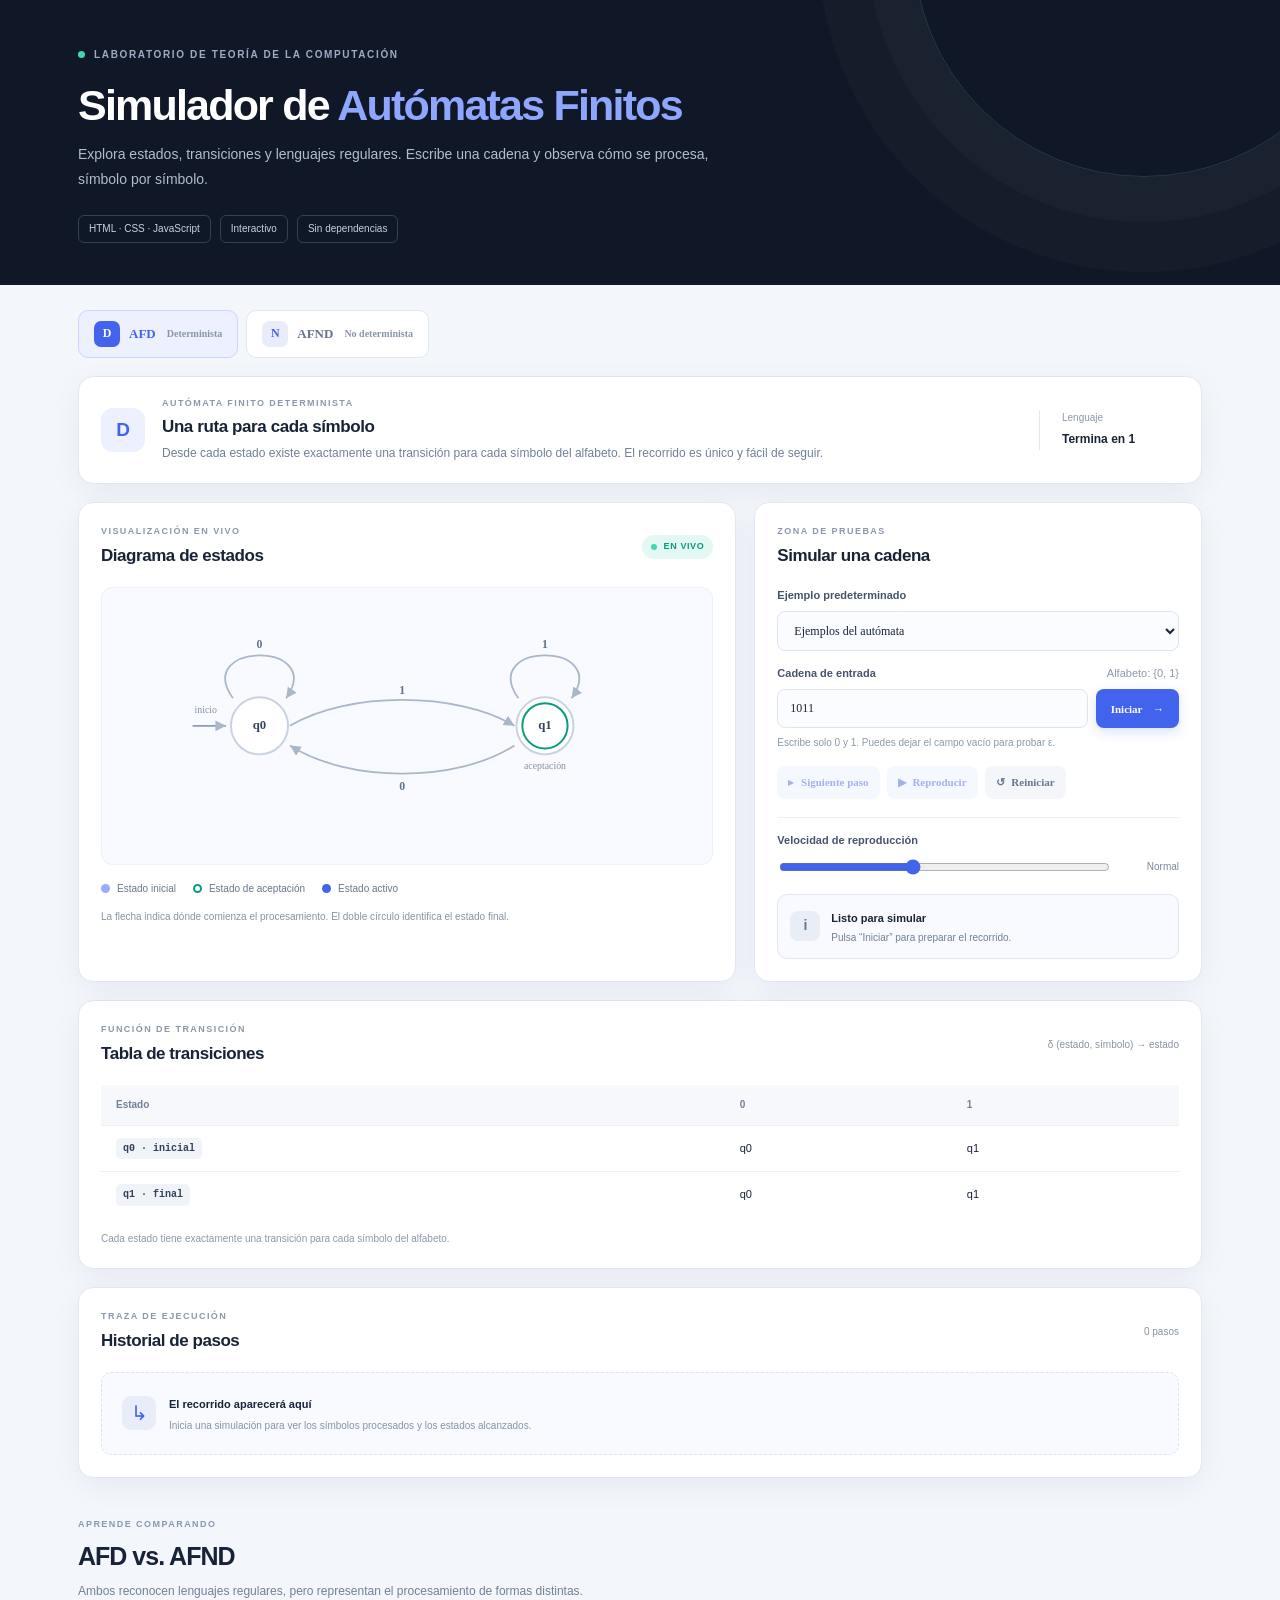
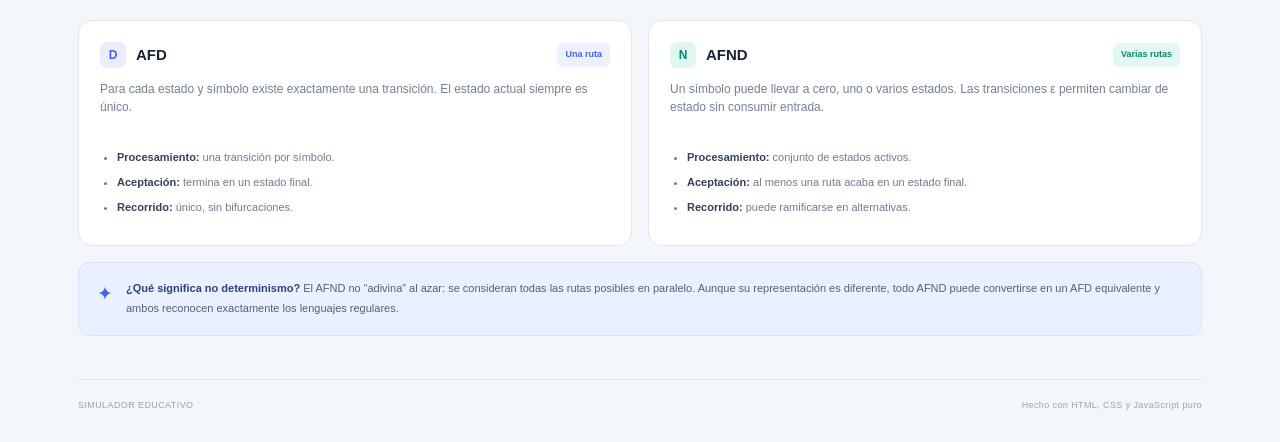
<file: Semestre3/Complejidad/simulador_automatas/index.html>
<!DOCTYPE html>
<html lang="es">
<head>
  <meta charset="UTF-8">
  <meta name="viewport" content="width=device-width, initial-scale=1.0">
  <meta name="theme-color" content="#101827">
  <title>Simulador de Autómatas Finitos</title>
  <link rel="stylesheet" href="styles.css">
</head>
<body>
  <header class="hero">
    <div class="hero-inner">
      <div class="eyebrow"><span class="eyebrow-dot"></span> LABORATORIO DE TEORÍA DE LA COMPUTACIÓN</div>
      <h1>Simulador de <span>Autómatas Finitos</span></h1>
      <p>Explora estados, transiciones y lenguajes regulares. Escribe una cadena y observa cómo se procesa, símbolo por símbolo.</p>
      <div class="hero-tags"><span>HTML · CSS · JavaScript</span><span>Interactivo</span><span>Sin dependencias</span></div>
    </div>
  </header>

  <main class="container">
    <nav class="tabs" aria-label="Tipo de autómata">
      <button class="tab active" data-tab="afd" aria-selected="true"><span class="tab-icon">D</span> AFD <small>Determinista</small></button>
      <button class="tab" data-tab="afnd" aria-selected="false"><span class="tab-icon">N</span> AFND <small>No determinista</small></button>
    </nav>

    <section class="intro-panel panel">
      <div class="intro-mark" id="intro-mark">D</div>
      <div><div class="section-kicker" id="type-kicker">AUTÓMATA FINITO DETERMINISTA</div>
        <h2 id="intro-title">Una ruta para cada símbolo</h2>
        <p id="intro-copy">Desde cada estado existe exactamente una transición para cada símbolo del alfabeto. El recorrido es único y fácil de seguir.</p>
      </div>
      <div class="language-chip"><span>Lenguaje</span><strong id="language-label">Termina en 1</strong></div>
    </section>

    <section class="workspace">
      <div class="panel diagram-panel">
        <div class="panel-heading">
          <div><div class="section-kicker">VISUALIZACIÓN EN VIVO</div><h2>Diagrama de estados</h2></div>
          <span class="live-pill"><span></span> EN VIVO</span>
        </div>
        <div class="diagram-wrap">
          <svg id="automaton-svg" viewBox="0 0 620 280" role="img" aria-label="Diagrama del autómata"></svg>
        </div>
        <div class="legend">
          <span><i class="legend-dot initial"></i> Estado inicial</span>
          <span><i class="legend-dot accepting"></i> Estado de aceptación</span>
          <span><i class="legend-dot current"></i> Estado activo</span>
        </div>
        <div class="diagram-note" id="diagram-note">La flecha indica dónde comienza el procesamiento. El doble círculo identifica el estado final.</div>
      </div>

      <div class="panel control-panel">
        <div class="panel-heading">
          <div><div class="section-kicker">ZONA DE PRUEBAS</div><h2>Simular una cadena</h2></div>
        </div>
        <label for="example-select">Ejemplo predeterminado</label>
        <select id="example-select">
          <option value="example">Ejemplos del autómata</option>
          <option value="empty">Cadena vacía (ε)</option>
          <option value="accept">Cadena aceptada</option>
          <option value="reject">Cadena rechazada</option>
          <option value="custom">Cadena personalizada</option>
        </select>
        <label for="input-string">Cadena de entrada <span class="label-hint">Alfabeto: {0, 1}</span></label>
        <div class="input-row">
          <input id="input-string" type="text" value="1011" autocomplete="off" spellcheck="false" aria-describedby="input-help">
          <button class="primary-btn" id="start-btn">Iniciar <span>→</span></button>
        </div>
        <p class="help-text" id="input-help">Escribe solo 0 y 1. Puedes dejar el campo vacío para probar ε.</p>
        <div class="control-buttons">
          <button id="step-btn" class="secondary-btn" disabled><span>▸</span> Siguiente paso</button>
          <button id="play-btn" class="secondary-btn" disabled><span>▶</span> Reproducir</button>
          <button id="reset-btn" class="ghost-btn"><span>↺</span> Reiniciar</button>
        </div>
        <div class="speed-row"><label for="speed">Velocidad de reproducción</label><div class="speed-control"><input id="speed" type="range" min="250" max="1500" step="250" value="750"><span id="speed-label">Normal</span></div></div>
        <div class="result-box neutral" id="result-box" role="status" aria-live="polite">
          <div class="result-symbol" id="result-symbol">i</div>
          <div><strong id="result-title">Listo para simular</strong><p id="result-copy">Pulsa “Iniciar” para preparar el recorrido.</p></div>
        </div>
      </div>
    </section>

    <section class="panel transition-panel">
      <div class="panel-heading">
        <div><div class="section-kicker">FUNCIÓN DE TRANSICIÓN</div><h2>Tabla de transiciones</h2></div>
        <span class="small-caption" id="table-caption">δ (estado, símbolo) → estado</span>
      </div>
      <div class="table-scroll"><table id="transition-table"></table></div>
      <p class="table-footnote" id="table-footnote">Cada celda indica el estado al que se llega al leer el símbolo de su columna.</p>
    </section>

    <section class="panel trace-panel">
      <div class="panel-heading">
        <div><div class="section-kicker">TRAZA DE EJECUCIÓN</div><h2>Historial de pasos</h2></div>
        <span class="step-counter" id="step-counter">0 pasos</span>
      </div>
      <div class="trace-empty" id="trace-empty"><span class="trace-empty-icon">↳</span><div><strong>El recorrido aparecerá aquí</strong><p>Inicia una simulación para ver los símbolos procesados y los estados alcanzados.</p></div></div>
      <div class="trace-list" id="trace-list"></div>
    </section>

    <section class="comparison-section">
      <div class="section-kicker">APRENDE COMPARANDO</div>
      <h2>AFD vs. AFND</h2>
      <p class="comparison-lead">Ambos reconocen lenguajes regulares, pero representan el procesamiento de formas distintas.</p>
      <div class="comparison-grid">
        <article class="compare-card afd-card"><div class="compare-title"><span class="tab-icon">D</span><h3>AFD</h3><span class="compare-tag">Una ruta</span></div><p>Para cada estado y símbolo existe exactamente una transición. El estado actual siempre es único.</p><ul><li><b>Procesamiento:</b> una transición por símbolo.</li><li><b>Aceptación:</b> termina en un estado final.</li><li><b>Recorrido:</b> único, sin bifurcaciones.</li></ul></article>
        <article class="compare-card afnd-card"><div class="compare-title"><span class="tab-icon">N</span><h3>AFND</h3><span class="compare-tag">Varias rutas</span></div><p>Un símbolo puede llevar a cero, uno o varios estados. Las transiciones ε permiten cambiar de estado sin consumir entrada.</p><ul><li><b>Procesamiento:</b> conjunto de estados activos.</li><li><b>Aceptación:</b> al menos una ruta acaba en un estado final.</li><li><b>Recorrido:</b> puede ramificarse en alternativas.</li></ul></article>
      </div>
      <div class="insight"><span>✦</span><p><strong>¿Qué significa no determinismo?</strong> El AFND no “adivina” al azar: se consideran todas las rutas posibles en paralelo. Aunque su representación es diferente, todo AFND puede convertirse en un AFD equivalente y ambos reconocen exactamente los lenguajes regulares.</p></div>
    </section>
    <footer><span>SIMULADOR EDUCATIVO</span><span>Hecho con HTML, CSS y JavaScript puro</span></footer>
  </main>
  <script src="script.js"></script>
</body>
</html>
</file>
<file: Semestre3/Complejidad/Maquina_de_Turing/styles.css>
:root {
  color-scheme: dark;
  --bg: #080c18;
  --panel: #11182a;
  --panel-soft: #151e33;
  --border: #293650;
  --text: #edf3ff;
  --muted: #9caac4;
  --cyan: #54e5f2;
  --violet: #a78bfa;
  --green: #6ee7b7;
  --red: #fca5a5;
  --cell: #19243a;
}

* { box-sizing: border-box; }

body {
  margin: 0;
  background:
    radial-gradient(ellipse at 50% 0%, #182448 0%, transparent 45%),
    var(--bg);
  color: var(--text);
  font-family: Inter, -apple-system, BlinkMacSystemFont, "Segoe UI",
    sans-serif;
  line-height: 1.6;
}

button, input { font: inherit; }
button { cursor: pointer; }
button:disabled { opacity: .4; cursor: not-allowed; }

.hero {
  border-bottom: 1px solid var(--border);
  padding: 60px 20px 46px;
  text-align: center;
  background: linear-gradient(120deg, #10172b, #171331, #101d35);
}

.hero-inner, .container {
  max-width: 1080px;
  margin: 0 auto;
}

.eyebrow {
  color: var(--cyan);
  font-size: .72rem;
  font-weight: 800;
  letter-spacing: .13em;
}

.status-dot {
  display: inline-block;
  width: 8px;
  height: 8px;
  border-radius: 50%;
  background: var(--green);
  box-shadow: 0 0 12px var(--green);
  margin-right: 7px;
}

h1 {
  margin: 15px 0 8px;
  font-size: clamp(1.8rem, 4vw, 3.1rem);
  line-height: 1.16;
  letter-spacing: -.04em;
}

.subtitle { color: #bac6df; margin: 0; }
.formula {
  display: inline-block;
  margin-top: 22px;
  padding: 10px 20px;
  border: 1px solid #53608c;
  border-radius: 12px;
  background: #151b34;
  color: var(--cyan);
  font-size: 1.3rem;
  font-weight: 800;
}

.container {
  padding: 28px 18px 48px;
}

.panel {
  min-width: 0;
  margin-bottom: 22px;
  padding: 25px;
  background: linear-gradient(145deg, #121a2c, #0f1525);
  border: 1px solid var(--border);
  border-radius: 18px;
  box-shadow: 0 12px 30px #00000018;
}

.section-heading {
  display: flex;
  align-items: center;
  justify-content: space-between;
  gap: 14px;
  margin-bottom: 22px;
}

.section-heading h2 {
  font-size: 1.35rem;
  margin: 3px 0 0;
  letter-spacing: -.025em;
}

.tag {
  padding: 5px 10px;
  border-radius: 8px;
  border: 1px solid #344361;
  background: #1a2540;
  color: #cbd7f2;
  font-size: .78rem;
  white-space: nowrap;
}

.tag-idle { color: var(--muted); }
.tag-running { color: var(--cyan); border-color: #277786; }
.tag-done { color: var(--green); border-color: #24795c; }
.tag-error { color: var(--red); border-color: #8b4545; }

.input-grid, .result-grid, .state-grid {
  display: grid;
  grid-template-columns: repeat(2, minmax(0, 1fr));
  gap: 16px;
}

.field {
  display: flex;
  flex-direction: column;
  gap: 8px;
  font-weight: 700;
}

.field input {
  width: 100%;
  padding: 13px 15px;
  border: 1px solid #3a4967;
  border-radius: 10px;
  background: #0b1120;
  color: var(--cyan);
  font-family: "SFMono-Regular", Consolas, monospace;
  font-size: 1.15rem;
  letter-spacing: .08em;
  outline: none;
}

.field input:focus {
  border-color: var(--cyan);
  box-shadow: 0 0 0 3px #54e5f21c;
}

.field small, .muted { color: var(--muted); font-size: .85rem; }
.validation { min-height: 24px; padding-top: 8px; color: var(--red); }

.actions, .controls {
  display: flex;
  flex-wrap: wrap;
  gap: 10px;
  margin-top: 12px;
}

.btn {
  border: 1px solid transparent;
  border-radius: 10px;
  padding: 11px 16px;
  font-weight: 750;
  transition: transform .16s ease, filter .16s ease, border-color .16s ease;
}

.btn:not(:disabled):hover { filter: brightness(1.12); transform: translateY(-1px); }
.btn:focus-visible { outline: 2px solid white; outline-offset: 3px; }

.btn-primary {
  color: #06131d;
  background: linear-gradient(120deg, #67e8f9, #8bafff);
}
.btn-secondary {
  color: #dbe6ff;
  background: #1a2540;
  border-color: #3a4967;
}
.btn-danger {
  color: #fecaca;
  background: #361c2b;
  border-color: #754055;
}
.btn-small { padding: 7px 11px; font-size: .8rem; }

.state-grid { grid-template-columns: repeat(3, minmax(0, 1fr)); }

.metric {
  min-width: 0;
  padding: 13px;
  background: #0c1323;
  border: 1px solid #26334e;
  border-radius: 11px;
}
.metric span, .result-card span {
  display: block;
  color: var(--muted);
  font-size: .8rem;
}
.metric strong {
  display: block;
  margin-top: 4px;
  font-size: 1.1rem;
  overflow-wrap: anywhere;
}

.progress-label {
  display: flex;
  justify-content: space-between;
  gap: 10px;
  margin: 20px 0 7px;
  font-size: .83rem;
  color: #cbd5e8;
}
.progress-track {
  height: 8px;
  overflow: hidden;
  border-radius: 99px;
  background: #28334a;
}
.progress-bar {
  width: 0;
  height: 100%;
  border-radius: inherit;
  background: linear-gradient(90deg, var(--violet), var(--cyan));
  transition: width .2s ease;
}

.speed-control {
  display: flex;
  align-items: center;
  gap: 12px;
  flex-wrap: wrap;
  margin-top: 17px;
  color: #cbd5e8;
  font-size: .85rem;
}
.speed-control input { flex: 1; min-width: 100px; accent-color: var(--cyan); }
.speed-control output { min-width: 65px; text-align: right; }

.machine-note {
  margin-top: 18px;
  padding: 12px 14px;
  border-left: 3px solid var(--violet);
  background: #17172b;
  color: #bdc8e0;
  font-size: .85rem;
}

.tapes { display: grid; gap: 18px; }
.tape-row {
  min-width: 0;
  padding: 13px;
  border: 1px solid #273650;
  border-radius: 12px;
  background: #0b1120;
}
.tape-top {
  display: flex;
  justify-content: space-between;
  gap: 12px;
  margin-bottom: 10px;
  align-items: center;
}
.tape-name { font-weight: 800; }
.tape-description { color: var(--muted); font-size: .78rem; }
.tape-scroll { overflow-x: auto; padding: 3px 2px 9px; }
.tape-cells {
  display: flex;
  gap: 4px;
  min-width: max-content;
  padding-top: 2px;
}
.tape-cell-wrap {
  display: flex;
  flex-direction: column;
  align-items: center;
  gap: 5px;
  width: 39px;
}
.tape-head {
  height: 18px;
  color: var(--cyan);
  font-size: 1rem;
  font-weight: 900;
  line-height: 1;
  visibility: hidden;
}
.tape-cell-wrap.head-active .tape-head { visibility: visible; }
.tape-cell {
  display: grid;
  place-items: center;
  width: 39px;
  height: 42px;
  border: 1px solid #35425c;
  border-radius: 7px;
  background: var(--cell);
  font: 800 1rem "SFMono-Regular", Consolas, monospace;
  transition: background .16s ease, border-color .16s ease;
}
.tape-index { color: #7787a5; font-size: .65rem; }
.tape-cell-wrap.head-active .tape-cell {
  border: 2px solid var(--cyan);
  background: #123546;
  box-shadow: 0 0 14px #54e5f226;
}
.tape-cell-wrap.recent-write .tape-cell {
  border-color: var(--green);
  animation: writeFlash .45s ease;
}
.tape-cell-wrap.head-active.recent-write .tape-cell { background: #16483f; }

@keyframes writeFlash {
  0% { transform: translateY(-3px); }
  100% { transform: translateY(0); }
}

.legend { display: flex; gap: 16px; flex-wrap: wrap; margin-top: 16px; color: var(--muted); font-size: .8rem; }
.legend span { display: inline-flex; align-items: center; gap: 7px; }
.legend i { width: 12px; height: 12px; border-radius: 3px; display: inline-block; }
.legend-active { background: #123546; border: 1px solid var(--cyan); }
.legend-head { background: var(--cyan); }
.legend-written { background: #16483f; border: 1px solid var(--green); }

.transition-card {
  padding: 16px;
  margin-bottom: 16px;
  border: 1px solid #3d3a6d;
  border-radius: 12px;
  background: #17172e;
}
.transition-card strong { color: var(--cyan); }
.transition-card p { margin: 5px 0; }
.transition-card .rule { font-family: Consolas, monospace; overflow-wrap: anywhere; }

.table-wrap { overflow-x: auto; }
table { border-collapse: collapse; width: 100%; font-size: .82rem; }
th, td { text-align: left; padding: 11px 12px; border-bottom: 1px solid #293650; }
th { color: var(--muted); font-weight: 700; white-space: nowrap; }
td { overflow-wrap: anywhere; }

.result-grid { grid-template-columns: repeat(2, minmax(0, 1fr)); }
.result-card {
  padding: 18px;
  border: 1px solid #34415b;
  border-radius: 13px;
  background: #0c1323;
}
.result-card strong {
  display: block;
  margin: 8px 0;
  font: 800 clamp(1.3rem, 3vw, 2rem) Consolas, monospace;
  overflow-wrap: anywhere;
}
.result-card small { color: var(--muted); }
.result-highlight {
  border-color: #4f4790;
  background: linear-gradient(145deg, #211b43, #11182c);
}
.result-highlight strong { color: var(--cyan); }

.completion-message {
  margin-top: 16px;
  padding: 13px;
  border-radius: 10px;
  background: #151e31;
  color: #c5d2eb;
  font-size: .9rem;
}
.completion-message.success { color: var(--green); background: #102a29; }
.completion-message.error { color: var(--red); background: #311c29; }

.log-toolbar { display: flex; align-items: center; justify-content: space-between; gap: 12px; }
.transition-log {
  max-height: 440px;
  overflow: auto;
  list-style: none;
  margin: 12px 0 0;
  padding: 0;
  display: grid;
  gap: 8px;
}
.transition-log li {
  padding: 10px 12px;
  border: 1px solid #283650;
  border-radius: 9px;
  background: #0b1120;
  font: .8rem/1.5 Consolas, monospace;
  overflow-wrap: anywhere;
}
.transition-log li .log-number { color: var(--violet); }
.transition-log li .log-state { color: var(--cyan); }
.empty-state { color: var(--muted); padding: 14px; text-align: center; }

details {
  padding: 15px 0;
  border-bottom: 1px solid #283650;
}
summary { cursor: pointer; font-weight: 750; }
details p { margin-bottom: 0; color: #bdc8dc; }
.example-box {
  margin-top: 22px;
  padding: 18px;
  border: 1px solid #344361;
  border-radius: 12px;
  background: #101a2e;
}
.example-box p { color: #c6d4ed; line-height: 1.9; }

.footer { text-align: center; color: #7f8eaa; font-size: .8rem; padding: 16px 0; }

@media (max-width: 640px) {
  .hero { padding: 42px 16px 32px; }
  .container { padding: 18px 10px 32px; }
  .panel { padding: 17px 13px; border-radius: 13px; }
  .input-grid, .result-grid { grid-template-columns: 1fr; }
  .state-grid { grid-template-columns: 1fr; }
  .section-heading { align-items: flex-start; }
  .actions .btn, .controls .btn { flex: 1 1 100%; }
  .tape-cell-wrap, .tape-cell { width: 34px; }
  .tape-cell { height: 38px; }
  .log-toolbar { align-items: flex-start; flex-direction: column; }
  .formula { font-size: 1.1rem; }
}
</file>
<file: Semestre3/Complejidad/simulador_automatas/styles.css>
:root{--bg:#f3f6fb;--ink:#182338;--muted:#718097;--line:#e1e7f0;--panel:#fff;--blue:#4263eb;--blue-soft:#edf1ff;--teal:#079b82;--teal-soft:#e4f8f3;--red:#d94b62;--red-soft:#fff0f2;--shadow:0 8px 30px rgba(23,42,77,.055)}
*{box-sizing:border-box}body{margin:0;background:var(--bg);color:var(--ink);font-family:Manrope,-apple-system,BlinkMacSystemFont,"Segoe UI",sans-serif;font-size:14px;line-height:1.55}.hero{background:#101827;color:#fff;overflow:hidden;position:relative}.hero:after{content:"";position:absolute;width:460px;height:460px;border:1px solid #28374e;border-radius:50%;right:-95px;top:-285px;box-shadow:0 0 0 45px rgba(255,255,255,.018),0 0 0 95px rgba(255,255,255,.018);pointer-events:none}.hero-inner{max-width:1180px;margin:auto;padding:47px 28px 42px;position:relative;z-index:1}.eyebrow,.section-kicker{font-size:10px;font-weight:800;letter-spacing:1.65px}.eyebrow{color:#9cacc4;display:flex;align-items:center;gap:9px}.eyebrow-dot,.live-pill span{width:7px;height:7px;border-radius:50%;background:#42d6b0;display:inline-block}.hero h1{font-size:clamp(29px,4vw,43px);letter-spacing:-1.8px;line-height:1.15;margin:18px 0 12px;font-weight:800}.hero h1 span{color:#8fa6ff}.hero p{max-width:670px;color:#b0bdcf;margin:0;font-size:14px;line-height:1.8}.hero-tags{display:flex;gap:9px;flex-wrap:wrap;margin-top:23px}.hero-tags span{font-size:10px;color:#c6d1e0;border:1px solid #334055;padding:5px 10px;border-radius:6px}.container{max-width:1180px;margin:auto;padding:0 28px 24px}.tabs{display:flex;gap:8px;margin:25px 0 18px}.tab{display:flex;align-items:center;gap:9px;border:1px solid var(--line);background:#fff;color:#66748a;border-radius:10px;padding:10px 15px;font:700 13px Manrope;cursor:pointer;transition:.2s}.tab small{font-size:10px;font-weight:600;color:#8a96a8;margin-left:2px}.tab.active{background:var(--blue-soft);border-color:#cbd5ff;color:var(--blue)}.tab-icon{display:grid;place-items:center;width:26px;height:26px;border-radius:7px;background:#e9edfa;color:var(--blue);font-size:12px;font-weight:800}.tab.active .tab-icon{background:var(--blue);color:#fff}.panel{background:var(--panel);border:1px solid var(--line);border-radius:15px;box-shadow:var(--shadow)}.intro-panel{display:flex;align-items:center;gap:17px;padding:20px 22px;margin-bottom:18px}.intro-mark{width:44px;height:44px;display:grid;place-items:center;border-radius:12px;background:var(--blue-soft);color:var(--blue);font-size:19px;font-weight:800;flex-shrink:0}.section-kicker{color:#8b98ac;font-size:9px;letter-spacing:1.45px}.intro-panel h2{font-size:17px;letter-spacing:-.4px;margin:3px 0 4px}.intro-panel p{color:#718097;margin:0;font-size:12px;max-width:690px}.language-chip{margin-left:auto;border-left:1px solid var(--line);padding-left:22px;min-width:140px}.language-chip span{display:block;color:#8b98ac;font-size:10px;margin-bottom:3px}.language-chip strong{font-size:12px}.workspace{display:grid;grid-template-columns:minmax(0,1.25fr) minmax(330px,.85fr);gap:18px}.diagram-panel,.control-panel,.transition-panel,.trace-panel{padding:22px}.panel-heading{display:flex;justify-content:space-between;align-items:center;gap:12px;margin-bottom:18px}.panel-heading h2{font-size:17px;letter-spacing:-.45px;margin:4px 0 0}.live-pill{display:flex;align-items:center;gap:7px;color:#079b82;background:var(--teal-soft);border-radius:30px;padding:5px 9px;font-size:9px;font-weight:800;letter-spacing:.6px}.live-pill span{width:6px;height:6px}.diagram-wrap{background:#f8faff;border:1px solid #edf1f8;border-radius:11px;overflow:hidden;min-height:260px;display:grid;place-items:center}.diagram-wrap svg{width:100%;height:auto;max-height:330px;display:block}.legend{display:flex;gap:17px;flex-wrap:wrap;margin-top:16px}.legend span{display:flex;align-items:center;gap:7px;color:#68778d;font-size:10px}.legend-dot{width:9px;height:9px;border-radius:50%;display:inline-block;background:#d9e0ed}.legend-dot.initial{background:#9aabff}.legend-dot.accepting{border:2px solid var(--teal);background:white}.legend-dot.current{background:var(--blue)}.diagram-note{color:#8793a6;font-size:10px;margin-top:13px}.control-panel label{display:flex;justify-content:space-between;gap:8px;font-size:11px;font-weight:800;color:#46546b;margin:14px 0 7px}.label-hint{font-weight:500;color:#8b98ac}.control-panel select,.control-panel input[type=text]{font:12px Manrope;color:var(--ink);background:#fbfcff;border:1px solid #dfe5ef;border-radius:8px;padding:11px 12px;width:100%;outline:none}.control-panel select:focus,.control-panel input[type=text]:focus{border-color:#8da0ff;box-shadow:0 0 0 3px #edf0ff}.input-row{display:flex;gap:8px}.input-row input{min-width:0}.primary-btn,.secondary-btn,.ghost-btn{border:0;border-radius:8px;font:700 11px Manrope;cursor:pointer;transition:transform .15s,background .15s;white-space:nowrap}.primary-btn{background:var(--blue);color:white;padding:0 15px;box-shadow:0 4px 12px #4263eb30}.primary-btn span{margin-left:8px}.primary-btn:hover{background:#304fda;transform:translateY(-1px)}.help-text{font-size:10px;color:#8b98ac;margin:7px 0 15px}.control-buttons{display:flex;gap:7px;flex-wrap:wrap}.secondary-btn{padding:10px 11px;background:#edf1ff;color:#3655d9}.secondary-btn:hover:not(:disabled){background:#dfe6ff}.ghost-btn{padding:10px 11px;background:#f4f6fa;color:#68778d}.ghost-btn:hover{background:#e9edf4}.secondary-btn:disabled{opacity:.45;cursor:not-allowed}.secondary-btn span,.ghost-btn span{margin-right:4px}.speed-row{margin-top:18px;padding-top:14px;border-top:1px solid #edf0f5}.speed-row label{margin:0 0 8px}.speed-control{display:flex;align-items:center;gap:12px}.speed-control input{flex:1;accent-color:var(--blue)}.speed-control span{width:55px;text-align:right;font-size:10px;color:#78869a}.result-box{display:flex;align-items:center;gap:11px;padding:12px;margin-top:17px;border:1px solid var(--line);border-radius:10px;background:#f8faff}.result-symbol{width:30px;height:30px;border-radius:8px;display:grid;place-items:center;background:#e9edf5;color:#68778d;font-weight:800;flex-shrink:0}.result-box strong{font-size:11px}.result-box p{font-size:10px;color:#718097;margin:2px 0 0}.result-box.success{background:var(--teal-soft);border-color:#bcebdd}.result-box.success .result-symbol{background:#c6f0e4;color:#087d6b}.result-box.failure{background:var(--red-soft);border-color:#ffd2da}.result-box.failure .result-symbol{background:#ffdae1;color:var(--red)}.result-box.error{background:#fff8e8;border-color:#f6e0a6}.result-box.error .result-symbol{background:#ffedbd;color:#966b00}.transition-panel,.trace-panel{margin-top:18px}.small-caption,.step-counter{font-size:10px;color:#8793a6}.table-scroll{overflow-x:auto}table{width:100%;border-collapse:separate;border-spacing:0;font-size:11px}thead th{background:#f6f8fc;color:#728096;font-size:10px;font-weight:800;text-align:left}th,td{padding:12px 15px;border-bottom:1px solid #edf0f5;text-align:left;white-space:nowrap}tbody tr:last-child td{border-bottom:0}tbody td:first-child{font-weight:800;color:#33415a}tbody tr.row-active td{background:#edf1ff}tbody tr.row-active td:first-child{color:var(--blue)}.state-pill{display:inline-block;background:#f0f3f8;border-radius:5px;padding:3px 7px;font-family:"DM Mono",monospace;font-size:10px}.table-footnote{font-size:10px;color:#8b98ac;margin:13px 0 0}.trace-empty{display:flex;align-items:center;gap:13px;padding:20px;background:#f8faff;border:1px dashed #dce4f0;border-radius:10px}.trace-empty-icon{display:grid;place-items:center;width:34px;height:34px;background:#e9edfa;border-radius:9px;color:var(--blue);font-size:20px}.trace-empty strong{font-size:11px}.trace-empty p{font-size:10px;color:#8793a6;margin:3px 0 0}.trace-list{display:grid;gap:8px}.trace-item{display:grid;grid-template-columns:32px minmax(0,1fr) auto;gap:11px;align-items:center;padding:12px;border:1px solid #e8edf5;border-radius:9px;animation:slideIn .22s ease-out}.trace-number{width:29px;height:29px;display:grid;place-items:center;border-radius:8px;background:#edf1ff;color:var(--blue);font:500 11px "DM Mono",monospace}.trace-item strong{font-size:11px}.trace-item p{margin:3px 0 0;font-size:10px;color:#718097}.trace-token{font:11px "DM Mono",monospace;background:#f2f5fa;padding:5px 7px;border-radius:6px}.trace-status{font-size:9px;font-weight:800;color:#718097}.trace-status.accept{color:var(--teal)}.trace-status.reject{color:var(--red)}.comparison-section{padding:40px 0 15px}.comparison-section>h2{font-size:25px;letter-spacing:-1px;margin:6px 0}.comparison-lead{color:#718097;margin:0 0 19px;font-size:12px}.comparison-grid{display:grid;grid-template-columns:1fr 1fr;gap:16px}.compare-card{background:white;border:1px solid var(--line);border-radius:14px;padding:21px}.compare-title{display:flex;align-items:center;gap:10px}.compare-title h3{font-size:15px;margin:0}.compare-title .tab-icon{flex-shrink:0}.compare-tag{margin-left:auto;background:#edf1ff;color:var(--blue);font-size:9px;font-weight:800;padding:5px 8px;border-radius:6px}.afnd-card .tab-icon{background:#dff7f0;color:#07866f}.afnd-card .compare-tag{background:#e4f8f3;color:#07866f}.compare-card>p{font-size:12px;color:#718097;min-height:57px}.compare-card ul{padding-left:17px;margin:12px 0 0;color:#6e7c91;font-size:11px}.compare-card li{margin:8px 0}.compare-card li b{color:#344158}.insight{display:flex;gap:13px;background:#eaf0ff;border:1px solid #d8e1ff;border-radius:12px;padding:16px 18px;margin-top:16px}.insight>span{color:var(--blue);font-size:19px}.insight p{font-size:11px;color:#52617c;margin:0;line-height:1.8}.insight strong{color:#2c427f}footer{display:flex;justify-content:space-between;gap:12px;border-top:1px solid #e0e6ef;padding:19px 0 5px;margin-top:28px;color:#98a3b3;font-size:9px;letter-spacing:.4px}svg .edge{fill:none;stroke:#aab6c9;stroke-width:1.8;transition:stroke .25s,stroke-width .25s}svg .edge.active{stroke:var(--blue);stroke-width:3.4;filter:drop-shadow(0 2px 3px #4263eb30)}svg .edge-label{font:12px Manrope;fill:#65748b;font-weight:700}svg .edge-label.active{fill:var(--blue)}svg .state-circle{fill:white;stroke:#c8d2e1;stroke-width:2;transition:fill .25s,stroke .25s}svg .state-circle.final-ring{fill:none;stroke:var(--teal);stroke-width:2}svg .state-circle.active{fill:#edf1ff;stroke:var(--blue);stroke-width:3}svg .state-circle.final-ring.active{fill:none;stroke:var(--blue)}svg .state-label{font:700 13px Manrope;fill:#35445c;text-anchor:middle;dominant-baseline:middle}svg .state-label.active{fill:var(--blue)}svg .start-arrow{stroke:#8e9db3;stroke-width:1.8;fill:none}svg .start-label{font:10px Manrope;fill:#8592a7}@keyframes slideIn{from{opacity:0;transform:translateY(5px)}to{opacity:1;transform:translateY(0)}}@media(max-width:850px){.workspace{grid-template-columns:1fr}.diagram-wrap{min-height:220px}.language-chip{min-width:115px;padding-left:15px}.intro-panel{align-items:flex-start}.intro-panel p{max-width:none}}@media(max-width:560px){.hero-inner{padding:34px 20px 31px}.container{padding:0 15px 20px}.hero h1{letter-spacing:-1.2px}.tabs{margin-top:17px}.tab{flex:1;justify-content:center;padding:8px 9px;gap:6px}.tab small{display:none}.intro-panel{padding:16px;gap:11px;flex-wrap:wrap}.intro-mark{width:38px;height:38px}.intro-panel>div:nth-child(2){flex:1;min-width:0}.intro-panel h2{font-size:15px}.language-chip{margin-left:49px;border-left:0;padding-left:0;min-width:0}.diagram-panel,.control-panel,.transition-panel,.trace-panel{padding:16px}.panel-heading h2{font-size:15px}.diagram-wrap{min-height:180px}.legend{gap:10px}.legend span{font-size:9px}.input-row{flex-wrap:wrap}.input-row input{flex:1}.primary-btn{padding:0 12px}.control-buttons button{flex:1}.comparison-section{padding-top:31px}.comparison-grid{grid-template-columns:1fr}.compare-card>p{min-height:0}.trace-item{grid-template-columns:29px minmax(0,1fr)}.trace-token{grid-column:2;justify-self:start}.trace-status{grid-column:2}footer{flex-direction:column;gap:5px}th,td{padding:10px 12px}}
</file>
